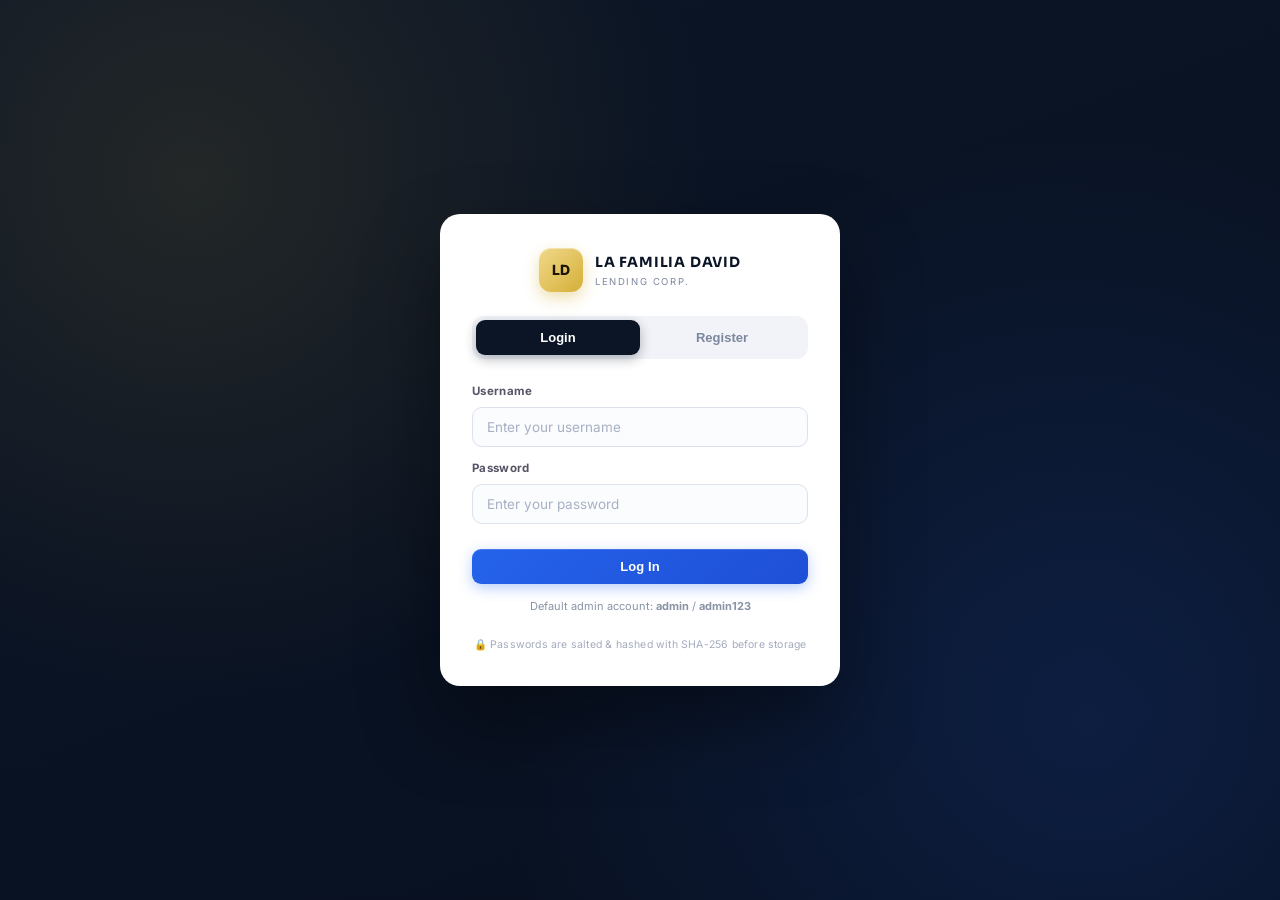
<file: index.html>
<!DOCTYPE html>
<html lang="en">
<head>
<meta charset="UTF-8">
<meta name="viewport" content="width=device-width, initial-scale=1.0">
<title>La Familia David Lending Corp</title>
<link rel="icon" href="data:,">
<link rel="preconnect" href="https://fonts.googleapis.com">
<link rel="stylesheet" href="https://fonts.googleapis.com/css2?family=Sora:wght@600;700;800&family=Inter:wght@400;500;600;700&display=swap">
<link rel="stylesheet" href="style.css">
</head>
<body>

<!-- ===================== AUTH SCREEN ===================== -->
<div id="authScreen" class="auth-screen">
  <div class="auth-card">
    <div class="auth-brand">
      <div class="brand-logo">LD</div>
      <div class="brand-text">
        <div class="brand-title">LA FAMILIA DAVID</div>
        <div class="brand-sub">LENDING CORP.</div>
      </div>
    </div>

    <div class="auth-tabs">
      <button class="auth-tab active" data-auth="login">Login</button>
      <button class="auth-tab" data-auth="register">Register</button>
    </div>

    <form id="authLoginForm" class="auth-form active" autocomplete="off">
      <label class="field-label">Username</label>
      <input type="text" id="loginUsername" placeholder="Enter your username" autocomplete="username">
      <label class="field-label">Password</label>
      <input type="password" id="loginPassword" placeholder="Enter your password" autocomplete="current-password">
      <div id="loginError" class="auth-error"></div>
      <button type="submit" class="btn btn-primary btn-block" id="btnLogin">Log In</button>
      <div class="auth-hint">Default admin account: <b>admin</b> / <b>admin123</b></div>
    </form>

    <form id="authRegisterForm" class="auth-form" autocomplete="off">
      <label class="field-label">Full Name</label>
      <input type="text" id="regName" placeholder="Your full name">
      <label class="field-label">Username</label>
      <input type="text" id="regUsername" placeholder="Choose a username" autocomplete="username">
      <label class="field-label">Password</label>
      <input type="password" id="regPassword" placeholder="At least 6 characters" autocomplete="new-password">
      <label class="field-label">Confirm Password</label>
      <input type="password" id="regPassword2" placeholder="Re-enter password" autocomplete="new-password">
      <div id="registerError" class="auth-error"></div>
      <button type="submit" class="btn btn-primary btn-block" id="btnRegister">Create Account</button>
    </form>

    <div class="auth-footnote">🔒 Passwords are salted &amp; hashed with SHA-256 before storage</div>
  </div>
</div>

<!-- ===================== MAIN APP ===================== -->
<div class="app" id="mainApp" style="display:none">

  <!-- SIDEBAR -->
  <aside class="sidebar">
    <div class="brand">
      <div class="brand-logo">LD</div>
      <div class="brand-text">
        <div class="brand-title">LA FAMILIA DAVID</div>
        <div class="brand-sub">LENDING CORP.</div>
      </div>
    </div>
    <nav class="nav">
      <button class="nav-item active" data-view="dashboard"><span class="nav-ic">📊</span>Dashboard</button>
      <button class="nav-item" data-view="clients"><span class="nav-ic">👤</span>Clients</button>
      <button class="nav-item" data-view="loandesk"><span class="nav-ic">💳</span>Loan Desk</button>
      <button class="nav-item" data-view="collections"><span class="nav-ic">📥</span>Collections</button>
      <button class="nav-item" data-view="financials"><span class="nav-ic">📈</span>Financials</button>
      <button class="nav-item" data-view="settings"><span class="nav-ic">⚙️</span>Settings</button>
    </nav>
    <div class="sidebar-footer">
      <div class="avatar" id="sessionAvatar">DO</div>
      <div class="sidebar-user">
        <div class="footer-name" id="sessionName">David Owner</div>
        <div class="footer-role">Administrator</div>
      </div>
      <button class="logout-btn" id="btnLogout" title="Log out">⏻</button>
    </div>
  </aside>

  <!-- MAIN -->
  <main class="main">
    <header class="topbar">
      <div class="breadcrumb" id="breadcrumb">DASHBOARD &nbsp;›&nbsp; MANAGEMENT</div>
      <div class="topbar-right">
        <span class="status-pill">● ONLINE</span>
        <button class="icon-btn" id="refreshBtn" title="Refresh">⟳</button>
        <span class="admin-pill">👤 ADMIN</span>
      </div>
    </header>

    <!-- DASHBOARD VIEW -->
    <section class="view active" id="view-dashboard">
      <div class="view-header">
        <div>
          <h1>Dashboard Overview</h1>
          <p class="subtitle">La Familia DAVID Lending Corporation</p>
        </div>
        <div class="header-actions">
          <button class="btn btn-outline" id="btnNewLoanTop">+ New Loan</button>
          <button class="btn btn-primary" id="btnPaymentTop">💳 Payment</button>
        </div>
      </div>

      <div class="stat-grid" id="statGrid"></div>

      <div class="grid-2">
        <div class="card">
          <div class="card-head">
            <div>
              <div class="card-title">📈 Loan Distribution vs Payments</div>
              <div class="card-sub">Monthly performance comparison</div>
            </div>
            <div class="legend">
              <span><i class="dot" style="background:#3b82f6"></i>Releases</span>
              <span><i class="dot" style="background:#d4af37"></i>Payments</span>
            </div>
          </div>
          <canvas id="mainChart" width="600" height="240"></canvas>
        </div>

        <div class="card dark-card">
          <div class="card-head">
            <div class="card-title">🕒 Due List Today</div>
          </div>
          <div id="dueListToday" class="due-list"></div>
          <div class="due-total" id="dueTotal"></div>
          <button class="btn btn-block" data-view="collections">Manage Collections</button>
        </div>
      </div>

      <div class="grid-2">
        <div class="card">
          <div class="card-head"><div class="card-title">🧾 Recent Receipts</div></div>
          <div id="recentReceipts" class="list"></div>
          <button class="link-btn" data-view="collections">View All Logs</button>
        </div>
        <div class="card">
          <div class="card-head"><div class="card-title">🟢 Active System Status</div></div>
          <div id="systemStatus" class="list"></div>
        </div>
      </div>
    </section>

    <!-- CLIENTS VIEW -->
    <section class="view" id="view-clients">
      <div class="view-header">
        <div>
          <h1>Clients Registry</h1>
          <p class="subtitle" id="clientCountText">0 Registered Accounts</p>
        </div>
        <div class="header-actions">
          <input type="text" class="search-input" id="clientSearch" placeholder="🔍 Search...">
          <select id="clientTypeFilter"><option value="all">All Types</option></select>
          <select id="clientStatusFilter"><option value="all">All Status</option></select>
          <button class="btn btn-primary" id="btnAddClient">+ Add Client</button>
        </div>
      </div>
      <div class="card table-card">
        <table>
          <thead>
            <tr><th>Client Name</th><th>Address & Contact</th><th>Classification</th><th>Status</th><th>Outstanding</th><th>Actions</th></tr>
          </thead>
          <tbody id="clientsTableBody"></tbody>
        </table>
      </div>
    </section>

    <!-- LOAN DESK VIEW -->
    <section class="view" id="view-loandesk">
      <div class="view-header">
        <div>
          <h1>Loan Desk</h1>
          <p class="subtitle">Monitoring & Disbursement</p>
        </div>
        <div class="header-actions">
          <input type="text" class="search-input" id="loanSearch" placeholder="🔍 Search loans...">
          <button class="btn btn-primary" id="btnCreateLoan">Create Loan</button>
        </div>
      </div>
      <div class="tabs" id="loanTabs">
        <button class="tab active" data-tab="current">Current</button>
        <button class="tab" data-tab="past_due">Past Due</button>
        <button class="tab" data-tab="application">Applications</button>
        <button class="tab" data-tab="Business Loan">Business</button>
        <button class="tab" data-tab="Salary Loan">Salary</button>
        <button class="tab" data-tab="Group Loan">Group</button>
      </div>
      <div class="card table-card">
        <table>
          <thead>
            <tr><th>Reference</th><th>Borrower</th><th>Type</th><th>Principal</th><th>Collected</th><th>Outstanding</th><th>Status</th><th>Actions</th></tr>
          </thead>
          <tbody id="loansTableBody"></tbody>
        </table>
      </div>
    </section>

    <!-- COLLECTIONS VIEW -->
    <section class="view" id="view-collections">
      <div class="view-header">
        <div>
          <h1>Collection Hub</h1>
          <p class="subtitle">Record Receipt & Sync Ledger</p>
        </div>
      </div>
      <div class="grid-2">
        <div class="card receipt-card">
          <div class="card-head"><div class="card-title">📄 Receipt Entry</div></div>
          <label class="field-label">Select Borrower</label>
          <select id="paySelectLoan"></select>
          <div class="grid-2-inline">
            <div>
              <label class="field-label">Amount (₱)</label>
              <input type="number" id="payAmount" min="0" step="0.01" placeholder="0.00">
            </div>
            <div>
              <label class="field-label">Method</label>
              <select id="payMethod">
                <option>Cash Depot</option>
                <option>GCash Transfer</option>
                <option>Bank Transfer</option>
                <option>Check</option>
              </select>
            </div>
          </div>
          <button class="btn btn-primary btn-block" id="btnAuthorizeEntry">Authorize Entry</button>
        </div>
        <div class="card">
          <div class="card-head">
            <div class="card-title">🕘 Recent History</div>
            <span class="live-log">● LIVE LOG</span>
          </div>
          <div id="collectionHistory" class="list"></div>
          <button class="link-btn" id="viewFullLog">View Full Log</button>
        </div>
      </div>
    </section>

    <!-- FINANCIALS VIEW -->
    <section class="view" id="view-financials">
      <div class="view-header">
        <div>
          <h1>Business Reports</h1>
          <p class="subtitle">La Familia DAVID • Simple Financial Overview</p>
        </div>
        <div class="header-actions">
          <button class="btn btn-outline" id="btnExportCSV">📄 CSV</button>
          <button class="btn btn-dark" id="btnExportPDF">🖨 PDF</button>
        </div>
      </div>
      <div class="tabs" id="finTabs">
        <button class="tab active" data-fin="general">General Summary</button>
        <button class="tab" data-fin="business">Business Loans</button>
        <button class="tab" data-fin="salary">Salary Loans</button>
        <button class="tab" data-fin="group">Group Matrix</button>
        <button class="tab" data-fin="terms">Financial Terms</button>
        <button class="tab" data-fin="clientlist">Client List</button>
      </div>
      <div class="stat-grid" id="finStatGrid"></div>
      <div class="card table-card" id="finTableWrap">
        <div class="card-head"><div class="card-title">📊 Summary Matrix</div><div class="card-sub">Business performance by category</div></div>
        <table id="finTable"><thead></thead><tbody></tbody></table>
      </div>
    </section>

    <!-- SETTINGS VIEW -->
    <section class="view" id="view-settings">
      <div class="view-header">
        <div>
          <h1>System Configuration</h1>
          <p class="subtitle">Manage business rules, interest rates, and system security</p>
        </div>
      </div>
      <div class="grid-2">
        <div class="card">
          <div class="card-head"><div class="card-title">🏢 Business Profile</div></div>
          <div class="grid-2-inline">
            <div><label class="field-label">Corporation Name</label><input type="text" id="setCompanyName" placeholder="e.g. La Familia DAVID Lending Corp."></div>
            <div><label class="field-label">Business TIN</label><input type="text" id="setTIN" placeholder="000-000-000-000"></div>
          </div>
          <label class="field-label">Office Address</label>
          <input type="text" id="setAddress" placeholder="Street, Barangay, City/Municipality">

          <div class="card-head" style="margin-top:20px"><div class="card-title">💰 Financial Controls</div></div>
          <div class="grid-3-inline">
            <div><label class="field-label">Interest Rate (%)</label><input type="number" id="setInterestRate" step="0.1"></div>
            <div><label class="field-label">Penalty (%)</label><input type="number" id="setPenaltyRate" step="0.1"></div>
            <div><label class="field-label">Grace Period (Days)</label><input type="number" id="setGracePeriod"></div>
          </div>

          <div class="card-head" style="margin-top:20px"><div class="card-title">🗂 Manage Loan Types</div></div>
          <div id="loanTypesList"></div>
          <div class="add-type-row">
            <input type="text" id="newLoanType" placeholder="+ Add new loan category">
            <button class="btn btn-outline" id="btnAddLoanType">Add</button>
          </div>
          <button class="btn btn-dark btn-block" id="btnSaveSettings" style="margin-top:20px">Save All Changes</button>
        </div>

        <div>
          <div class="card">
            <div class="card-head"><div class="card-title">🔒 System Security</div></div>
            <div class="toggle-row">
              <div><b>Auto-Backup</b><div class="field-sub">Daily at 12:00 AM</div></div>
              <label class="switch"><input type="checkbox" id="setAutoBackup"><span class="slider"></span></label>
            </div>
            <div class="toggle-row">
              <div><b>Cloud Sync</b><div class="field-sub">Offline Data Storage</div></div>
              <label class="switch"><input type="checkbox" id="setCloudSync"><span class="slider"></span></label>
            </div>
            <button class="btn btn-primary btn-block" id="btnChangePassword">Change Admin Password</button>
            <button class="btn btn-outline btn-block" id="btnVerifySystems">Verify All Systems</button>
          </div>
          <div class="card">
            <div class="card-head"><div class="card-title">💾 Data Management</div></div>
            <button class="row-btn" id="btnExportAll">Export All Data <span>📤</span></button>
            <button class="row-btn" id="btnImportAll">Import Records <span>📥</span></button>
            <input type="file" id="importFile" accept="application/json" style="display:none">
            <button class="row-btn danger" id="btnFactoryReset">Factory Reset <span>⚠️</span></button>
          </div>
        </div>
      </div>
    </section>
  </main>
</div>

<div id="modalRoot"></div>

<script src="script.js"></script>
</body>
</html>
</file>
<file: style.css>
:root{
  --navy: #0b1526;
  --navy-2: #101f38;
  --navy-3: #16294a;
  --gold: #d4af37;
  --gold-soft: #f1d98b;
  --gold-deep: #b8912a;
  --blue: #2563eb;
  --blue-deep: #1e4fd6;
  --bg: #eef1f7;
  --ink: #16213a;
  --muted: #7c879e;
  --line: #e6e9f2;
  --green: #16a34a;
  --red: #dc2626;
  --radius: 14px;
  --radius-sm: 10px;
  --shadow-1: 0 1px 2px rgba(20,30,60,.05), 0 1px 1px rgba(20,30,60,.03);
  --shadow-2: 0 10px 26px rgba(20,30,60,.09);
  --shadow-3: 0 24px 60px rgba(8,12,22,.16);
}

*{ box-sizing:border-box; margin:0; padding:0; }

body{
  font-family:'Inter', 'Segoe UI', Arial, sans-serif;
  background: var(--bg);
  color: var(--ink);
  font-size:14px;
  line-height:1.45;
  -webkit-font-smoothing:antialiased;
  -moz-osx-font-smoothing:grayscale;
}
h1,h2,.brand-title,.card-title,.stat-value{ font-family:'Sora','Inter',sans-serif; }

.app{ display:flex; min-height:100vh; }

/* ============ SIDEBAR ============ */
.sidebar{
  width:236px;
  background: linear-gradient(190deg, var(--navy) 0%, #081020 100%);
  color:#c8d1e6;
  display:flex; flex-direction:column;
  flex-shrink:0;
  padding:22px 14px;
  box-shadow: 4px 0 24px rgba(0,0,0,.18);
  position:relative;
  z-index:2;
}
.brand{ display:flex; align-items:center; gap:11px; margin-bottom:32px; padding:4px 6px 18px; border-bottom:1px solid rgba(255,255,255,.07); }
.brand-logo{
  background: linear-gradient(135deg, var(--gold-soft), var(--gold));
  color:#1a1400; font-weight:800; width:38px; height:38px; border-radius:10px;
  display:flex; align-items:center; justify-content:center; font-size:13px;
  box-shadow:0 4px 14px rgba(212,175,55,.4), inset 0 1px 0 rgba(255,255,255,.4);
  letter-spacing:.2px;
}
.brand-title{ font-weight:700; font-size:12.5px; letter-spacing:.8px; color:#fff; }
.brand-sub{ font-size:9.5px; letter-spacing:1.6px; color:#8493b3; margin-top:2px; }

.nav{ display:flex; flex-direction:column; gap:3px; flex:1; }
.nav-item{
  background:none; border:none; color:#93a1c0; text-align:left;
  padding:11px 14px; border-radius:10px; cursor:pointer; font-size:13.5px;
  display:flex; align-items:center; gap:11px; font-weight:500;
  transition: background .18s ease, color .18s ease, transform .1s ease;
}
.nav-ic{ font-size:14px; width:16px; text-align:center; }
.nav-item:hover{ background:rgba(255,255,255,.06); color:#fff; }
.nav-item.active{
  background: linear-gradient(135deg, #1e5eff, #2563eb);
  color:#fff;
  box-shadow: 0 6px 16px rgba(37,99,235,.38), inset 0 1px 0 rgba(255,255,255,.12);
}
.nav-item:active{ transform: scale(.98); }

.sidebar-footer{
  display:flex; align-items:center; gap:10px; padding:14px 10px;
  border-top:1px solid rgba(255,255,255,.08); margin-top:12px;
  position:relative;
}
.avatar{
  width:34px; height:34px; border-radius:50%;
  background:linear-gradient(135deg, var(--gold-soft), var(--gold));
  color:#1a1400; display:flex; align-items:center; justify-content:center;
  font-size:12px; font-weight:800;
  box-shadow:0 2px 8px rgba(212,175,55,.35);
}
.footer-name{ font-size:12.5px; color:#fff; font-weight:600; }
.footer-role{ font-size:10.5px; color:#7c8aa5; }
.sidebar-user{ flex:1; min-width:0; }
.logout-btn{
  background:rgba(255,255,255,.06); border:none; color:#93a1c0; width:28px; height:28px;
  border-radius:8px; cursor:pointer; font-size:13px; flex-shrink:0; transition:.15s;
}
.logout-btn:hover{ background:#dc2626; color:#fff; }

/* ============ MAIN ============ */
.main{ flex:1; display:flex; flex-direction:column; min-width:0; }
.topbar{
  background:#fff; padding:14px 30px; display:flex; justify-content:space-between; align-items:center;
  border-bottom:1px solid var(--line);
  position:sticky; top:0; z-index:1;
}
.breadcrumb{ font-size:11px; letter-spacing:.8px; color:var(--muted); font-weight:700; }
.topbar-right{ display:flex; align-items:center; gap:10px; }
.status-pill{
  background:#e7f9ee; color:var(--green); font-size:11px; font-weight:700;
  padding:6px 12px; border-radius:20px; letter-spacing:.2px;
}
.icon-btn{
  border:1px solid var(--line); background:#fff; border-radius:9px; width:32px; height:32px;
  cursor:pointer; transition:.15s; font-size:14px;
}
.icon-btn:hover{ background:#f5f7fb; transform:rotate(45deg); border-color:#c7cee0; }
.admin-pill{
  background: var(--navy); color:#fff; font-size:11px; font-weight:700;
  padding:7px 13px; border-radius:20px; letter-spacing:.3px;
}

.view{ display:none; padding:28px 30px 70px; animation: fadeIn .25s ease; }
.view.active{ display:block; }
@keyframes fadeIn{ from{ opacity:0; transform:translateY(4px);} to{ opacity:1; transform:translateY(0);} }

.view-header{ display:flex; justify-content:space-between; align-items:flex-start; flex-wrap:wrap; gap:14px; margin-bottom:24px; }
.view-header h1{ font-size:22px; font-weight:700; letter-spacing:-.3px; }
.subtitle{ color:var(--muted); font-size:12.5px; margin-top:4px; }
.header-actions{ display:flex; gap:10px; flex-wrap:wrap; align-items:center; }

/* ============ BUTTONS ============ */
.btn{
  border:none; cursor:pointer; padding:10px 19px; border-radius:9px; font-size:13px; font-weight:700;
  letter-spacing:.1px;
  transition: transform .12s ease, box-shadow .12s ease, opacity .12s ease, background .12s ease;
}
.btn:active{ transform:scale(.97); }
.btn-primary{ background:linear-gradient(135deg,#2563eb,#1e4fd6); color:#fff; box-shadow:0 4px 14px rgba(37,99,235,.32), inset 0 1px 0 rgba(255,255,255,.15); }
.btn-primary:hover{ box-shadow:0 8px 22px rgba(37,99,235,.42), inset 0 1px 0 rgba(255,255,255,.15); }
.btn-outline{ background:#fff; border:1px solid #d7dce6; color:#333; }
.btn-outline:hover{ background:#f7f8fb; border-color:#c7cee0; }
.btn-dark{ background:linear-gradient(135deg,var(--navy-3),var(--navy)); color:#fff; box-shadow:0 4px 12px rgba(11,21,38,.3); }
.btn-dark:hover{ box-shadow:0 8px 20px rgba(11,21,38,.4); }
.btn-danger{ background:linear-gradient(135deg,#ef4444,#dc2626); color:#fff; box-shadow:0 4px 12px rgba(220,38,38,.3); }
.btn-danger:hover{ box-shadow:0 8px 20px rgba(220,38,38,.4); }
.btn-block{ width:100%; margin-top:12px; }
.link-btn{ background:none; border:none; color:var(--blue); font-size:12.5px; font-weight:700; cursor:pointer; margin-top:10px; display:block; }
.link-btn:hover{ text-decoration:underline; }

/* ============ INPUTS ============ */
/* Universal, robust styling: every text-entry control gets the premium
   treatment regardless of whether a `type` attribute is present,
   so dynamically-generated modal fields never fall back to browser defaults. */
input:not([type=checkbox]):not([type=radio]):not([type=file]),
select,
textarea{
  width:100%;
  padding:11px 14px;
  border:1.5px solid #dde1ec;
  border-radius:var(--radius-sm);
  font-size:13.5px;
  font-family:inherit;
  color:var(--ink);
  background:#fbfcfe;
  margin-bottom:13px;
  transition:border-color .15s ease, box-shadow .15s ease, background .15s ease;
  appearance:none;
  -webkit-appearance:none;
}
select{
  background-image: url("data:image/svg+xml;charset=UTF-8,%3csvg xmlns='http://www.w3.org/2000/svg' viewBox='0 0 12 8'%3e%3cpath fill='%237c879e' d='M6 8 0 0h12z'/%3e%3c/svg%3e");
  background-repeat:no-repeat;
  background-position:right 14px center;
  background-size:10px 7px;
  padding-right:34px;
  cursor:pointer;
}
input::placeholder, textarea::placeholder{ color:#a7b0c4; }
input:hover:not(:focus), select:hover:not(:focus){ border-color:#c7cee0; }
input:focus, select:focus, textarea:focus{
  outline:none; border-color:#93b4ff; box-shadow:0 0 0 4px rgba(37,99,235,.12); background:#fff;
}
input:disabled, select:disabled{ background:#f1f3f8; color:#a7b0c4; cursor:not-allowed; }
.header-actions .search-input, .header-actions select{ width:auto; margin-bottom:0; }
.search-input{ min-width:220px; }

/* ============ STAT CARDS ============ */
.stat-grid{ display:grid; grid-template-columns:repeat(auto-fit,minmax(150px,1fr)); gap:14px; margin-bottom:24px; }
.stat-card{
  background:#fff; border-radius:var(--radius); padding:17px 18px; border:1px solid var(--line);
  transition: transform .15s ease, box-shadow .15s ease, border-color .15s ease;
  position:relative; overflow:hidden;
  box-shadow: var(--shadow-1);
}
.stat-card::before{
  content:""; position:absolute; top:0; left:0; width:3px; height:100%;
  background:linear-gradient(180deg, var(--gold), var(--blue));
}
.stat-card:hover{ transform:translateY(-3px); box-shadow:var(--shadow-2); border-color:#d8dfef; }
.stat-label{ font-size:10.5px; color:var(--muted); font-weight:700; letter-spacing:.6px; margin-left:6px; }
.stat-value{ font-size:21px; font-weight:800; margin-top:6px; margin-left:6px; color:var(--ink); letter-spacing:-.3px; }

/* ============ GRID / CARDS ============ */
.grid-2{ display:grid; grid-template-columns:2fr 1fr; gap:16px; margin-bottom:16px; }
.grid-2-inline{ display:grid; grid-template-columns:1fr 1fr; gap:12px; }
.grid-3-inline{ display:grid; grid-template-columns:1fr 1fr 1fr; gap:12px; }
@media (max-width:900px){ .grid-2,.grid-2-inline,.grid-3-inline{ grid-template-columns:1fr; } }

.card{
  background:#fff; border-radius:var(--radius); padding:21px; border:1px solid var(--line);
  margin-bottom:16px; box-shadow:var(--shadow-1);
  transition: box-shadow .15s ease;
}
.card-head{ display:flex; justify-content:space-between; align-items:center; margin-bottom:15px; }
.card-title{ font-weight:700; font-size:14.5px; letter-spacing:-.1px; }
.card-sub{ font-size:11.5px; color:var(--muted); margin-top:2px; }

.dark-card{
  background: linear-gradient(160deg, var(--navy-3), var(--navy));
  color:#fff; border:1px solid #1c2c4e;
  position:relative;
  box-shadow: 0 10px 30px rgba(8,14,28,.28);
}
.legend{ display:flex; gap:14px; font-size:11px; color:var(--muted); }
.dot{ display:inline-block; width:8px; height:8px; border-radius:50%; margin-right:5px; }

/* ============ RECEIPT-STUB DUE LIST ============ */
.due-list{ display:flex; flex-direction:column; gap:10px; margin-bottom:14px; }
.due-item{
  background:#17233f; border-radius:10px; padding:12px 14px; display:flex;
  justify-content:space-between; align-items:center;
  border-left:3px dashed var(--gold);
  position:relative;
}
.due-item::after{
  content:""; position:absolute; right:0; top:0; bottom:0; width:1px;
  background:repeating-linear-gradient(180deg, rgba(255,255,255,.18) 0 4px, transparent 4px 8px);
}
.due-name{ font-weight:700; font-size:13px; }
.due-sub{ font-size:10.5px; color:#8fa0c0; letter-spacing:.3px; }
.due-amt{ font-weight:800; color:var(--gold-soft); }
.due-total{
  display:flex; justify-content:space-between; padding:10px 4px; font-size:12.5px;
  color:#cfd6e4; border-top:1px dashed rgba(255,255,255,.18); margin-bottom:10px;
}

/* Receipt entry card gets a stub edge */
.receipt-card{ position:relative; }
.receipt-card::before{
  content:""; position:absolute; left:0; top:14px; bottom:14px; width:4px;
  background:repeating-linear-gradient(180deg, var(--gold) 0 6px, transparent 6px 12px);
  border-radius:2px;
}

/* ============ LISTS ============ */
.list{ display:flex; flex-direction:column; gap:10px; }
.list-row{ display:flex; justify-content:space-between; align-items:center; border-bottom:1px solid #f1f3f7; padding-bottom:9px; }
.list-row:last-child{ border-bottom:none; padding-bottom:0; }
.list-name{ font-weight:700; font-size:13px; }
.list-sub{ font-size:11px; color:var(--muted); }
.list-amt{ font-weight:800; color:var(--green); }

/* ============ TABLES ============ */
table{ width:100%; border-collapse:collapse; font-size:13px; }
th{
  text-align:left; font-size:10.5px; color:var(--muted); text-transform:uppercase; letter-spacing:.5px;
  padding:13px 12px; border-bottom:2px solid #eef0f5; font-weight:700;
}
td{ padding:14px 12px; border-bottom:1px solid #f4f5f9; vertical-align:middle; }
tbody tr{ transition:background .12s ease; }
tbody tr:hover{ background:#f8f9fd; }
.table-card{ padding:10px 20px 18px; overflow-x:auto; }

.badge{ padding:5px 12px; border-radius:20px; font-size:11px; font-weight:700; white-space:nowrap; letter-spacing:.2px; }
.badge-current{ background:#e7f9ee; color:var(--green); }
.badge-past_due{ background:#fde8e8; color:var(--red); }
.badge-fully_paid{ background:#e9edf5; color:#475569; }
.badge-due_today{ background:#fef3d6; color:#b45309; }
.badge-partial_payment{ background:#e6f0ff; color:var(--blue); }
.badge-application{ background:#f1e9ff; color:#7c3aed; }

.action-btn{
  background:var(--navy); color:#fff; border:none; padding:7px 13px; border-radius:7px;
  font-size:11.5px; cursor:pointer; margin-right:4px; font-weight:600; transition:.15s;
}
.action-btn:hover{ background:#0f1c33; }
.action-btn.secondary{ background:#eef0f6; color:#333; }
.action-btn.secondary:hover{ background:#e3e7f0; }
.action-btn.danger-action{ background:#fdeeee; color:#dc2626; }
.action-btn.danger-action:hover{ background:#dc2626; color:#fff; }

/* ============ TABS ============ */
.tabs{ display:flex; gap:7px; margin-bottom:18px; flex-wrap:wrap; }
.tab{
  background:#fff; border:1px solid #e2e6ee; padding:8px 17px; border-radius:20px; font-size:12.5px;
  cursor:pointer; font-weight:700; color:#556; transition:.15s;
}
.tab:hover{ border-color:#c7cee0; }
.tab.active{ background:var(--navy); color:#fff; border-color:var(--navy); box-shadow:0 4px 12px rgba(11,21,38,.25); }

/* ============ FORM ELEMENTS / SETTINGS ============ */
.field-label{ font-size:11.5px; font-weight:700; color:#556; display:block; margin-bottom:7px; letter-spacing:.3px; }
.field-sub{ font-size:11px; color:var(--muted); }
.toggle-row{ display:flex; justify-content:space-between; align-items:center; padding:13px 0; border-bottom:1px solid #f1f3f7; }
.toggle-row:last-of-type{ border-bottom:none; }

.switch{ position:relative; display:inline-block; width:44px; height:24px; flex-shrink:0; }
.switch input{ opacity:0; width:0; height:0; margin:0; }
.slider{ position:absolute; cursor:pointer; inset:0; background:#d7dce6; border-radius:20px; transition:.2s; }
.slider::before{ content:""; position:absolute; height:18px; width:18px; left:3px; bottom:3px; background:#fff; border-radius:50%; transition:.2s; box-shadow:0 1px 3px rgba(0,0,0,.2); }
input:checked + .slider{ background:linear-gradient(135deg,#2563eb,#1e5eff); }
input:checked + .slider::before{ transform:translateX(20px); }

.row-btn{
  width:100%; text-align:left; background:#f7f8fb; border:none; padding:13px 15px; border-radius:9px;
  margin-bottom:9px; cursor:pointer; font-size:13px; font-weight:700; display:flex; justify-content:space-between;
  align-items:center; transition:.15s;
}
.row-btn:hover{ background:#eef0f6; }
.row-btn.danger{ color:var(--red); background:#fdeeee; }
.row-btn.danger:hover{ background:#fbe0e0; }

.loan-type-row{
  display:flex; justify-content:space-between; align-items:center; background:#f7f8fb;
  padding:11px 14px; border-radius:9px; margin-bottom:8px; font-size:13px; font-weight:600;
}
.loan-type-row button{ background:none; border:none; color:var(--red); cursor:pointer; font-size:14px; }
.add-type-row{ display:flex; gap:8px; }
.add-type-row input{ margin-bottom:0; }

.live-log{ font-size:10px; color:var(--green); font-weight:800; letter-spacing:.4px; }

/* ============ EMPTY STATES ============ */
.empty-state{ text-align:center; color:var(--muted); padding:40px 20px; font-size:13px; }

/* ============ MODAL ============ */
.modal-overlay{
  position:fixed; inset:0; background:rgba(8,12,22,.6); backdrop-filter:blur(3px);
  display:flex; align-items:center; justify-content:center; z-index:999; animation:fadeIn .18s ease;
}
.modal-box{
  background:#fff; border-radius:18px; padding:28px; width:440px; max-width:92vw; max-height:88vh;
  overflow-y:auto; box-shadow:var(--shadow-3);
}
.modal-box h2{ font-size:17.5px; margin-bottom:19px; letter-spacing:-.2px; }
.modal-actions{ display:flex; gap:10px; justify-content:flex-end; margin-top:20px; }
.modal-close{ float:right; background:none; border:none; font-size:19px; cursor:pointer; color:var(--muted); transition:.15s; }
.modal-close:hover{ color:var(--ink); }

.ledger-row{ display:flex; justify-content:space-between; padding:10px 0; border-bottom:1px dashed #e6e9f2; font-size:12.5px; }
.ledger-section-title{ font-weight:700; font-size:12.5px; margin:16px 0 8px; color:#556; letter-spacing:.2px; }

/* ============ DELETE CONFIRM MODAL ============ */
.confirm-icon{
  width:54px; height:54px; border-radius:50%; background:#fdeeee; color:#dc2626;
  display:flex; align-items:center; justify-content:center; font-size:23px; margin:0 auto 16px;
}
.confirm-title{ text-align:center; font-size:16.5px; font-weight:800; margin-bottom:7px; letter-spacing:-.2px; }
.confirm-text{ text-align:center; font-size:13px; color:#7c879e; margin-bottom:4px; line-height:1.55; }
.confirm-text b{ color:#16213a; }

/* ============ AUTH SCREEN ============ */
.auth-screen{
  min-height:100vh;
  display:flex; align-items:center; justify-content:center;
  background:
    radial-gradient(circle at 15% 20%, rgba(212,175,55,.12), transparent 40%),
    radial-gradient(circle at 85% 80%, rgba(37,99,235,.16), transparent 45%),
    linear-gradient(160deg, #0b1526 0%, #081020 100%);
  padding:24px;
}
.auth-card{
  background:#fff; width:400px; max-width:100%; border-radius:20px; padding:34px 32px;
  box-shadow:0 36px 80px rgba(0,0,0,.4);
  animation: fadeIn .25s ease;
}
.auth-brand{ display:flex; align-items:center; gap:12px; justify-content:center; margin-bottom:24px; }
.auth-brand .brand-logo{
  background:linear-gradient(135deg,#f1d98b,#d4af37); color:#1a1400;
  width:44px; height:44px; border-radius:12px; display:flex; align-items:center; justify-content:center;
  font-weight:800; font-size:14px; box-shadow:0 6px 16px rgba(212,175,55,.4), inset 0 1px 0 rgba(255,255,255,.4);
}
.auth-brand .brand-title{ color:#0b1526; font-size:14px; }
.auth-brand .brand-sub{ color:#7c879e; }

.auth-tabs{
  display:flex; background:#f1f3f8; border-radius:12px; padding:4px; margin-bottom:24px;
}
.auth-tab{
  flex:1; background:none; border:none; padding:10px; border-radius:9px; font-size:13px; font-weight:700;
  color:#7c879e; cursor:pointer; transition:.15s;
}
.auth-tab.active{ background:#0b1526; color:#fff; box-shadow:0 4px 12px rgba(11,21,38,.3); }

.auth-form{ display:none; flex-direction:column; }
.auth-form.active{ display:flex; }
.auth-form input{ margin-bottom:14px; }
.auth-error{
  background:#fdeeee; color:#dc2626; font-size:12px; font-weight:600; padding:10px 13px;
  border-radius:9px; margin-bottom:13px; display:none;
}
.auth-error.show{ display:block; }
.auth-hint{ text-align:center; font-size:11px; color:#8993a6; margin-top:15px; }
.auth-footnote{ text-align:center; font-size:10.5px; color:#a3abbd; margin-top:22px; letter-spacing:.2px; }

/* scrollbar polish */
::-webkit-scrollbar{ width:9px; height:9px; }
::-webkit-scrollbar-thumb{ background:#c9d0e0; border-radius:20px; }
::-webkit-scrollbar-thumb:hover{ background:#b3bcd4; }
::-webkit-scrollbar-track{ background:transparent; }
</file>
